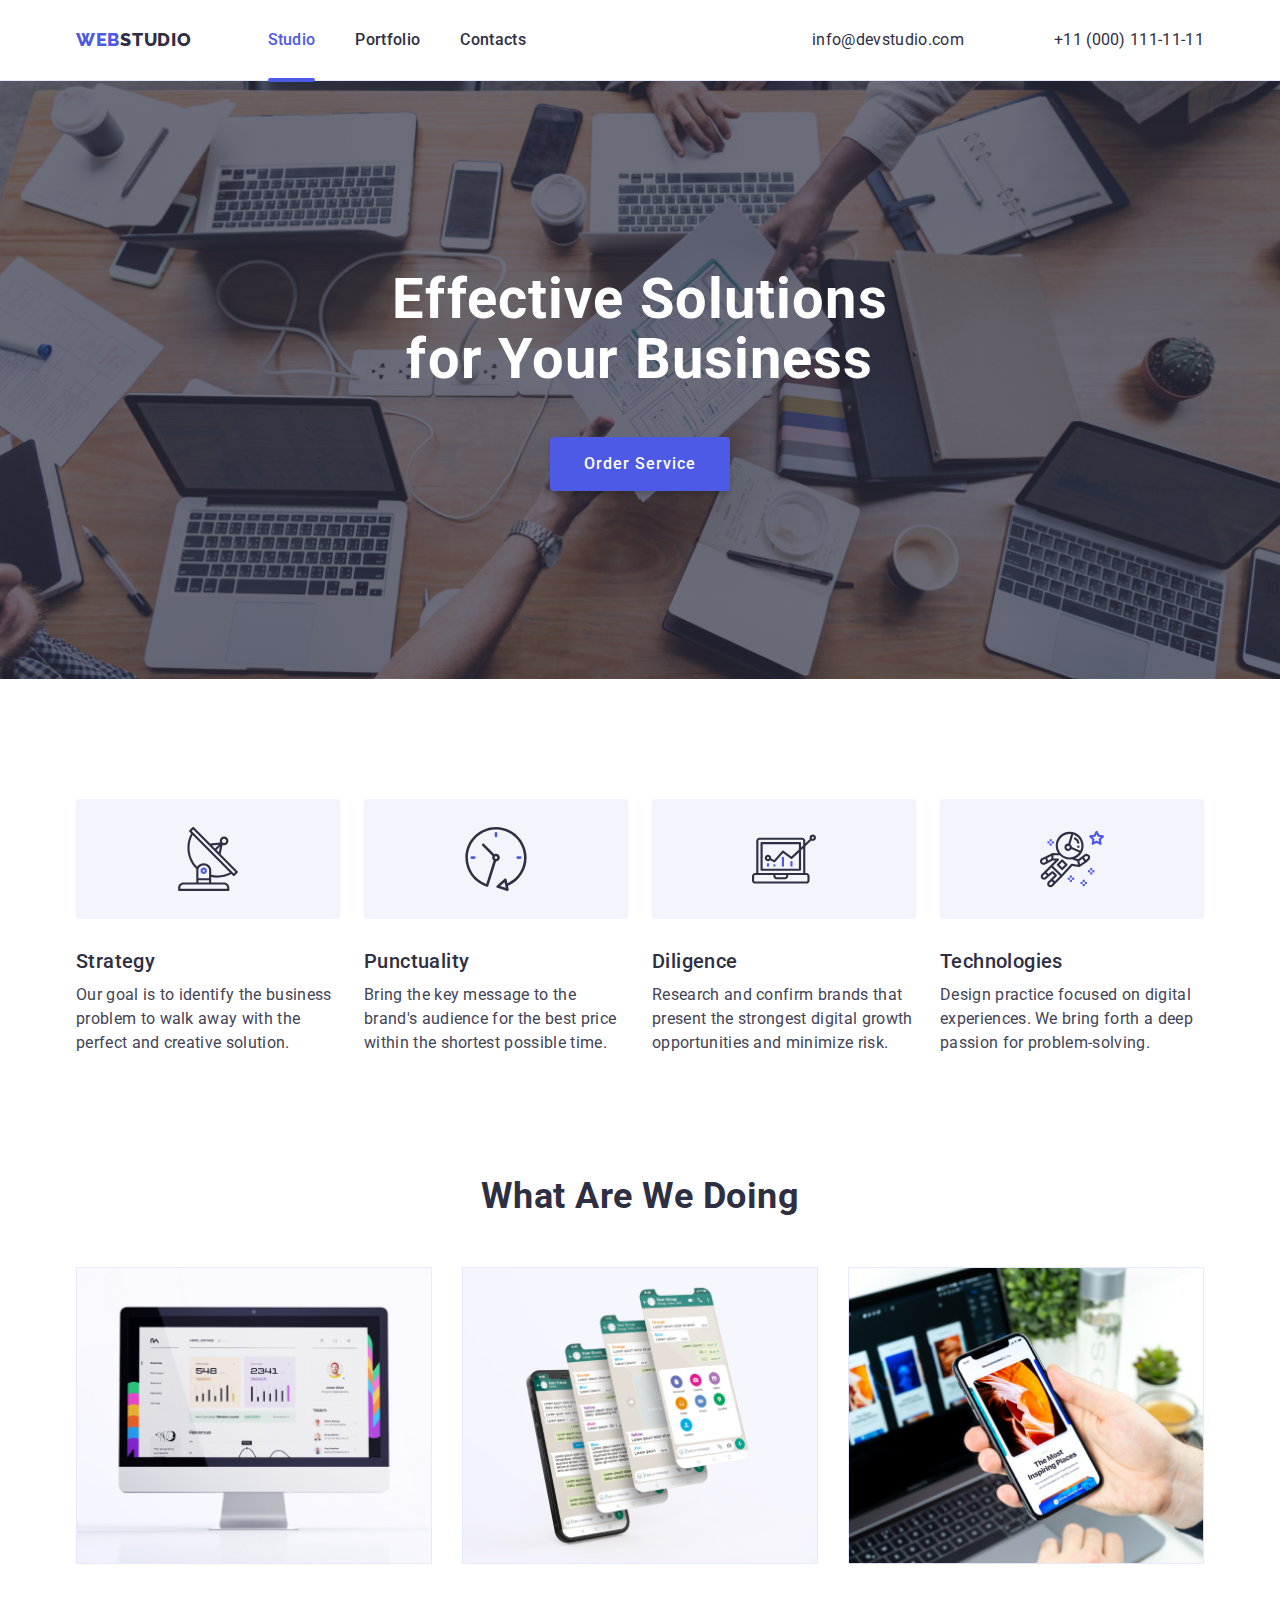
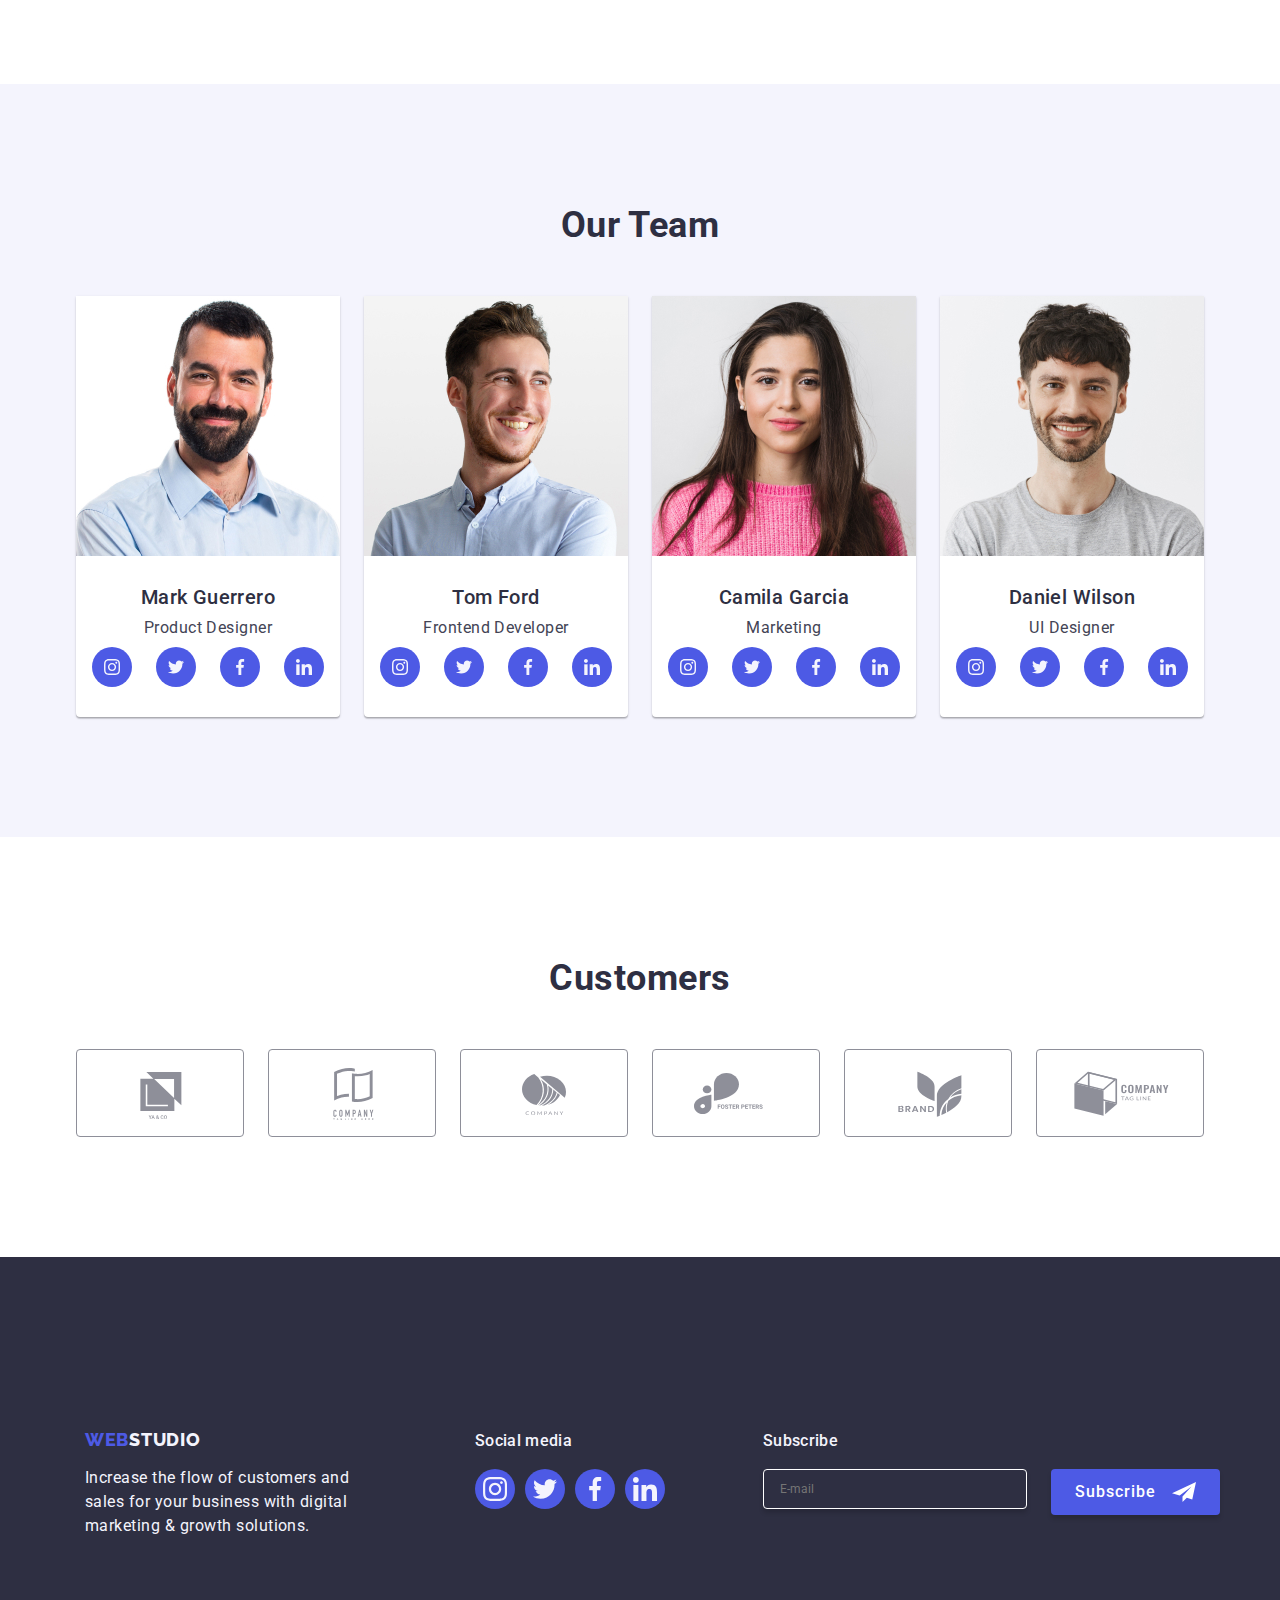
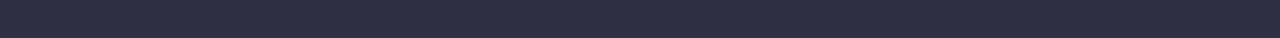
<file: index.html>
<!DOCTYPE html>
<html lang="en">
  <head>
    <meta charset="UTF-8" />
    <meta name="viewport" content="width=device-width, initial-scale=1.0" />
    <title>Studio</title>

    <!-- Fonts -->
    <link rel="preconnect" href="https://fonts.googleapis.com " />
    <link rel="preconnect" href="https://fonts.gstatic.com " crossorigin />
    <link
      href="https://fonts.googleapis.com/css2?family=Raleway:wght@800&family=Roboto:wght@400;500;700;900&display=swap"
      rel="stylesheet"
    />

    <!-- CSS Normalizer -->
    <link
      rel="stylesheet"
      href="https://cdnjs.cloudflare.com/ajax/libs/modern-normalize/1.0.0/modern-normalize.min.css"
    />
    <!-- CSS -->
    <link rel="stylesheet" href="./css/styles.css" />
  </head>

  <!-- Body -->
  <body>
    <!-- Header -->
    <header class="page-header">
      <div class="container menu">
        <nav class="navigation">
          <a class="logo-link" href="./index.html"
            ><span class="logo">WEB</span><span class="studio">STUDIO</span>
          </a>

          <ul class="nav-menu list">
            <li class="nav-menu-item">
              <a class="page current link" href="./index.html">Studio</a>
            </li>
            <li class="nav-menu-item">
              <a class="page link" href="./portfolio.html">Portfolio</a>
            </li>
            <li class="nav-menu-item">
              <a class="page link" href="#">Contacts</a>
            </li>
          </ul>
        </nav>
        <ul class="contacts-menu list">
          <li class="item">
            <a class="contacts link" 
            href="mailto:info@devstudio.com" 
            target="blank" 
            rel="noopener noreferrer"
              >info@devstudio.com</a>
          </li>
          <li class="item">
            <a class="contacts link" 
            href="tel:+110001111111"  
            target="blank" 
            rel="noopener noreferrer"
              >+11 (000) 111-11-11</a>
          </li>
        </ul>

        <button
          class="menu-toggle js-open-menu"
          aria-expanded="false"
          aria-controls="mobile-menu"
        >
          <svg class="menu-icon" width="32" height="32">
            <use href="./images/icons.svg#hamburger-open"></use>
          </svg>
        </button>
        <div class="menu-container js-menu-container" id="mobile-menu">
          <button class="menu-toggle hamburger-close-button js-close-menu">
            <svg class="menu-icon" width="24" height="24">
              <use href="./images/icons.svg#hamburger-close"></use>
            </svg>
          </button>
          <ul class="hamburger-menu-list list">
            <li class="hamburger-menu-item">
              <a href="./index.html" class="hamburger-menu-link link menu-active"
                >Studio</a
              >
            </li>
            <li class="hamburger-menu-item">
              <a href="./portfolio.html" class="hamburger-menu-link link"
                >Portfolio</a
              >
            </li>
            <li class="hamburger-menu-item">
              <a href="#" class="hamburger-menu-link link">Contacts</a>
            </li>
          </ul>
          <div class="hamburger-wrapper">
            <address class="hamburger-address">
            <ul class="hamburger-address-list list">
              <li class="hamburger-address-item">
              <a
                href="tel:+110001111111"
                class="hamburger-address-link highlight link"
                target="_blank"
                rel="noopener noreferrer"
                >+11 (000) 111-11-11</a
              >
              </li>
              <li class="hamburger-address-item">
              <a
                href="mailto:info@devstudio.com"
                class="hamburger-address-link link"
                target="_blank"
                rel="noopener noreferrer"
                >info@devstudio.com</a
              >
              </li>
            </ul>
            </address>
          
            <ul class="hamburger-social-list list">
            <li class="hamburger-social-item">
              <a class="hamburger-social-link link"
                href="https://www.instagram.com/"
                target="_blank"
                rel="noopener noreferrer">
                <svg class="hamburger-social-icon" width="16" height="16">
                <use href="./images/icons.svg#icon-instagram"></use></svg>
              </a>
            </li>
            <li class="hamburger-social-item">
                <a
                href="https://www.twitter.com/"
                target="_blank"
                rel="noopener noreferrer"
                class="hamburger-social-link link"
                ><svg class="hamburger-social-icon" width="16" height="16">
                  <use href="./images/icons.svg#icon-twitter"></use></svg
              ></a>
            </li>
            <li class="hamburger-social-item">
              <a
                href="https://www.facebook.com/"
                target="_blank"
                rel="noopener noreferrer"
                class="hamburger-social-link link"
                ><svg class="hamburger-social-icon" width="16" height="16">
                  <use href="./images/icons.svg#icon-facebook"></use></svg
              ></a>
            </li>
            <li class="hamburger-social-item">
              <a
                href="https://www.linkedin.com/"
                target="_blank"
                rel="noopener noreferrer"
                class="hamburger-social-link link"
                ><svg class="hamburger-social-icon" width="16" height="16">
                  <use href="./images/icons.svg#icon-linkedin"></use></svg>
                </a>
            </li>
            </ul>
          </div>
        </div>
      </div>
    </header>

    <!-- Main -->
    <main>
      <!-- Hero section-->
      <section class="hero">
        <div class="container">
          <h1 class="hero-title">
            Effective Solutions <br />for Your Business
          </h1>
          <button class="button primary" type="button" data-modal-open>
            Order Service
          </button>
        </div>
      </section>

      <!-- Benefits section-->
      <section class="section">
        <div class="container">
          <ul class="benefits list">
            <li class="item">
              <div class="icon">
                <svg class="antenna" width="64" height="64">
                  <use href="./images/icons.svg#icon-antenna"></use>
                </svg>
              </div>
              <div></div>
              <h3 class="benefits-title">Strategy</h3>
              <p class="description">
                Our goal is to identify the business problem to walk away with the perfect and creative solution.
              </p>
            </li>
            <li class="item">
              <div class="icon">
                <svg class="antenna" width="64" height="64">
                  <use href="./images/icons.svg#icon-clock"></use>
                </svg>
              </div>
              <h3 class="benefits-title">Punctuality</h3>
              <p class="description">
                Bring the key message to the brand's audience for the best price within the shortest possible time.
              </p>
            </li>
            <li class="item">
              <div class="icon">
                <svg class="antenna" width="64" height="64">
                  <use href="./images/icons.svg#icon-diagram"></use>
                </svg>
              </div>
              <h3 class="benefits-title">Diligence</h3>
              <p class="description">
                Research and confirm brands that present the strongest digital growth opportunities and minimize risk.
              </p>
            </li>
            <li class="item">
              <div class="icon">
                <svg class="antenna" width="64" height="64">
                  <use href="./images/icons.svg#icon-astronaut"></use>
                </svg>
              </div>
              <h3 class="benefits-title">Technologies</h3>
              <p class="description">
                Design practice focused on digital experiences. We bring forth a deep passion for problem-solving.
              </p>
            </li>
          </ul>
        </div>
      </section>

      <!-- What We Do section -->
      <section class="section no-top-padding">
        <div class="container">
          <h2 class="what-we-do section-title">What Are We Doing</h2>
          <ul class="what-we-do list">
            <li class="item">
              <img
                src="images/image-1.jpg"
                alt="iMac"
                width="360"
                height="300"
                class="image"
              />
            </li>
            <li class="item">
              <img
                src="images/image-2.jpg"
                alt="mobile phone with cascading screen images"
                width="360"
                height="300"
                class="image"
              />
            </li>
            <li class="item">
              <img
                src="images/image-3.jpg"
                alt="mobile phone on hand and laptop in the background"
                width="360"
                height="300"
                class="image"
              />
            </li>
          </ul>
        </div>
      </section>

      <!-- Team section -->
      <section class="section bg-team">
        <div class="container">
          <h2 class="section-title">Our Team</h2>
          <ul class="team list">
            <li class="team-card item">
              <img
                src="images/guerrero-m.jpg"
                alt="Mark Guerrero"
                width="264"
                height="260"
                class="image"
              />
              <h3 class="name">Mark Guerrero</h3>
              <p class="position">Product Designer</p>
              <ul class="social-team list">
                <li class="icon-item">
                  <a
                    class="link"
                    href="https://instagram.com"
                    target="_blank"
                    rel="noopener noreferrer"
                    aria-label="Link to Instagram"
                  >
                    <svg class="icon" width="16" height="16">
                      <use href="./images/icons.svg#icon-instagram"></use>
                    </svg>
                  </a>
                </li>
                <li class="icon-item">
                  <a
                    class="link"
                    href="https://twitter.com"
                    target="_blank"
                    rel="noopener noreferrer"
                    aria-label="Link to Twitter"
                  >
                    <svg class="icon" width="16" height="16">
                      <use href="./images/icons.svg#icon-twitter"></use>
                    </svg>
                  </a>
                </li>
                <li class="icon-item">
                  <a
                    class="link"
                    href="https://facebook.com"
                    target="_blank"
                    rel="noopener noreferrer"
                    aria-label="Link to Facebook"
                  >
                    <svg class="icon" width="16" height="16">
                      <use href="./images/icons.svg#icon-facebook"></use>
                    </svg>
                  </a>
                </li>
                <li class="icon-item">
                  <a
                    class="link"
                    href="https://linkedin.com"
                    target="_blank"
                    rel="noopener noreferrer"
                    aria-label="Link to LinkedIn"
                  >
                    <svg class="icon" width="16" height="16">
                      <use href="./images/icons.svg#icon-linkedin"></use>
                    </svg>
                  </a>
                </li>
              </ul>
            </li>
            <li class="team-card item">
              <img
                src="images/ford-t.jpg"
                alt="Tom Ford"
                width="264"
                height="260"
                class="image"
              />
              <h3 class="name">Tom Ford</h3>
              <p class="position">Frontend Developer</p>
              <ul class="social-team list">
                <li class="icon-item">
                  <a
                    class="link"
                    href="https://instagram.com"
                    target="_blank"
                    rel="noopener noreferrer"
                    aria-label="Link to Instagram"
                  >
                    <svg class="icon" width="16" height="16">
                      <use href="./images/icons.svg#icon-instagram"></use>
                    </svg>
                  </a>
                </li>
                <li class="icon-item">
                  <a
                    class="link"
                    href="https://twitter.com"
                    target="_blank"
                    rel="noopener noreferrer"
                    aria-label="Link to Twitter"
                  >
                    <svg class="icon" width="16" height="16">
                      <use href="./images/icons.svg#icon-twitter"></use>
                    </svg>
                  </a>
                </li>
                <li class="icon-item">
                  <a
                    class="link"
                    href="https://facebook.com"
                    target="_blank"
                    rel="noopener noreferrer"
                    aria-label="Link to Facebook"
                  >
                    <svg class="icon" width="16" height="16">
                      <use href="./images/icons.svg#icon-facebook"></use>
                    </svg>
                  </a>
                </li>
                <li class="icon-item">
                  <a
                    class="link"
                    href="https://linkedin.com"
                    target="_blank"
                    rel="noopener noreferrer"
                    aria-label="Link to LinkedIn"
                  >
                    <svg class="icon" width="16" height="16">
                      <use href="./images/icons.svg#icon-linkedin"></use>
                    </svg>
                  </a>
                </li>
              </ul>
            </li>
            <li class="team-card item">
              <img
                src="images/garcia-c.jpg"
                alt="camila Garcia"
                width="264"
                height="260"
                class="image"
              />
              <h3 class="name">Camila Garcia</h3>
              <p class="position">Marketing</p>
              <ul class="social-team list">
                <li class="icon-item">
                  <a
                    class="link"
                    href="https://instagram.com"
                    target="_blank"
                    rel="noopener noreferrer"
                    aria-label="Link to Instagram"
                  >
                    <svg class="icon" width="16" height="16">
                      <use href="./images/icons.svg#icon-instagram"></use>
                    </svg>
                  </a>
                </li>
                <li class="icon-item">
                  <a
                    class="link"
                    href="https://twitter.com"
                    target="_blank"
                    rel="noopener noreferrer"
                    aria-label="Link to Twitter"
                  >
                    <svg class="icon" width="16" height="16">
                      <use href="./images/icons.svg#icon-twitter"></use>
                    </svg>
                  </a>
                </li>
                <li class="icon-item">
                  <a
                    class="link"
                    href="https://facebook.com"
                    target="_blank"
                    rel="noopener noreferrer"
                    aria-label="Link to Facebook"
                  >
                    <svg class="icon" width="16" height="16">
                      <use href="./images/icons.svg#icon-facebook"></use>
                    </svg>
                  </a>
                </li>
                <li class="icon-item">
                  <a
                    class="link"
                    href="https://linkedin.com"
                    target="_blank"
                    rel="noopener noreferrer"
                    aria-label="Link to LinkedIn"
                  >
                    <svg class="icon" width="16" height="16">
                      <use href="./images/icons.svg#icon-linkedin"></use>
                    </svg>
                  </a>
                </li>
              </ul>
            </li>
            <li class="team-card item">
              <img
                src="images/wilson-d.jpg"
                alt="Daniel Wilson"
                width="264"
                height="260"
                class="image"
              />
              <h3 class="name">Daniel Wilson</h3>
              <p class="position">UI Designer</p>
              <ul class="social-team list">
                <li class="icon-item">
                  <a
                    class="link"
                    href="https://instagram.com"
                    target="_blank"
                    rel="noopener noreferrer"
                    aria-label="Link to Instagram"
                  >
                    <svg class="icon" width="16" height="16">
                      <use href="./images/icons.svg#icon-instagram"></use>
                    </svg>
                  </a>
                </li>
                <li class="icon-item">
                  <a
                    class="link"
                    href="https://twitter.com"
                    target="_blank"
                    rel="noopener noreferrer"
                    aria-label="Link to Twitter"
                  >
                    <svg class="icon" width="16" height="16">
                      <use href="./images/icons.svg#icon-twitter"></use>
                    </svg>
                  </a>
                </li>
                <li class="icon-item">
                  <a
                    class="link"
                    href="https://facebook.com"
                    target="_blank"
                    rel="noopener noreferrer"
                    aria-label="Link to Facebook"
                  >
                    <svg class="icon" width="16" height="16">
                      <use href="./images/icons.svg#icon-facebook"></use>
                    </svg>
                  </a>
                </li>
                <li class="icon-item">
                  <a
                    class="link"
                    href="https://linkedin.com"
                    target="_blank"
                    rel="noopener noreferrer"
                    aria-label="Link to LinkedIn"
                  >
                    <svg class="icon" width="16" height="16">
                      <use href="./images/icons.svg#icon-linkedin"></use>
                    </svg>
                  </a>
                </li>
              </ul>
            </li>
          </ul>
        </div> 
      </section>

      <!-- Customers section -->
      <section class="section">
        <div class="container">
          <h2 class="section-title">Customers</h2>
          <ul class="partners list">
            <li class="item">
              <a class="link" href="" aria-label="Client1">
                <svg class="icon" width="104" height="56">
                  <use href="./images/icons.svg#icon-client1"></use>
                </svg>
              </a>
            </li>
            <li class="item">
              <a class="link" href="" aria-label="Client2">
                <svg class="icon" width="104" height="56">
                  <use href="./images/icons.svg#icon-client2"></use>
                </svg>
              </a>
            </li>
            <li class="item">
              <a class="link" href="" aria-label="Client3">
                <svg class="icon" width="104" height="56">
                  <use href="./images/icons.svg#icon-client3"></use>
                </svg>
              </a>
            </li>
            <li class="item">
              <a class="link" href="" aria-label="Client4">
                <svg class="icon" width="84" height="41">
                  <use href="./images/icons.svg#icon-client4"></use>
                </svg>
              </a>
            </li>
            <li class="item">
              <a class="link" href="" aria-label="Client5">
                <svg class="icon" width="104" height="56">
                  <use href="./images/icons.svg#icon-client5"></use>
                </svg>
              </a>
            </li>
            <li class="item">
              <a class="link" href="" aria-label="Client6">
                <svg class="icon" width="104" height="56">
                  <use href="./images/icons.svg#icon-client6"></use>
                </svg>
              </a>
            </li>
          </ul>
        </div>
      </section>
    </main>

    <!-- Footer -->
    <footer class="page-footer">
      <div class="container footer-container">
        <!-- Main Footer -->
        <div class="footer">
          <!-- Footer Section 1 -->
          <div class="footer-address">
            <a class="logo-link" href="./index.html">
              <span class="logo">WEB</span
              ><span class="studio-footer">STUDIO</span>
            </a>
            <p class="footer-description">
              Increase the flow of customers and <br />sales for your business
              with digital <br />marketing & growth solutions.
            </p>
          </div>

          <!-- Footer Section 2 -->
          <div class="footer-block">
            <b class="footer-heading">Social media</b>
            <ul class="social-footer list">
              <li class="icon-item">
                <a  
                  class="link"
                  href="https://instagram.com"
                  target="_blank"
                  rel="noopener noreferrer"
                  aria-label="Link to Instagram"
                >
                  <svg class="icon" width="24" height="24">
                    <use href="./images/icons.svg#icon-instagram"></use>
                  </svg>
                </a>
              </li>
              <li class="icon-item">
                <a
                  class="link"
                  href="https://twitter.com"
                  target="_blank"
                  rel="noopener noreferrer"
                  aria-label="Link to Twitter"
                >
                  <svg class="icon" width="16" height="16">
                    <use href="./images/icons.svg#icon-twitter"></use>
                  </svg>
                </a>
              </li>
              <li class="icon-item">
                <a
                  class="link"
                  href="https://facebook.com"
                  target="_blank"
                  rel="noopener noreferrer"
                  aria-label="Link to Facebook"
                >
                  <svg class="icon" width="16" height="16">
                    <use href="./images/icons.svg#icon-facebook"></use>
                  </svg>
                </a>
              </li>
              <li class="icon-item">
                <a
                  class="link"
                  href="https://linkedin.com"
                  target="_blank"
                  rel="noopener noreferrer"
                  aria-label="Link to LinkedIn"
                >
                  <svg class="icon" width="16" height="16">
                    <use href="./images/icons.svg#icon-linkedin"></use>
                  </svg>
                </a>
              </li>
            </ul>
          </div>

          <!-- Footer Section 3 -->
          <div class="footer-subscribe">
            <b class="footer-heading">Subscribe</b> 
            <form 
              class="form-footer-subscribe" 
              name="subscribe-form" 
              autocomplete="on">
              <label>
                <input
                  class="field-email"
                  type="email"
                  name="email"
                  placeholder="E-mail" required
                />
              </label>
              <button class="button subscribe" type="submit">
                Subscribe
                <svg class="subs-icon" width="24" height="24">
                  <use href="./images/icons.svg#icon-send"></use>
                </svg>
              </button>
            </form>
          </div>
        </div>
      </div>
    </footer>

    <!-- MODAL -->
    <div class="backdrop is-hidden" data-modal>
      <div class="modal">
        <button class="modal-close" type="button" data-modal-close>
          <svg class="modal-close-icon" width="8" height="8">
            <use href="./images/icons.svg#icon-close"></use>
          </svg>
        </button>
        <p class="form-caption">
          Leave your contacts and we will call you back
        </p>
        <form name="contact-form">
          <label class="contact-field">
            <span class="contact-label">Name</span>
            <input class="contact-input" type="text" name="user-name" required />
            <svg class="contact-icon" width="18" height="18">
            <use href="./images/icons.svg#icon-person"></use>
          </svg>
          </label>
          <label class="contact-field">
            <span class="contact-label">Phone</span>
            <input class="contact-input" type="tel" name="user-phone" required />
            <svg class="contact-icon" width="18" height="24">
            <use href="./images/icons.svg#icon-phone"></use>
          </svg>
          </label>
          <label class="contact-field">
            <span class="contact-label">Email</span>
            <input class="contact-input" type="email" name="user-email" required />
            <svg class="contact-icon" width="18" height="24">
            <use href="./images/icons.svg#icon-mail"></use>
          </svg>
          </label>
          <label class="contact-field">
            <span class="contact-label">Comment</span>
            <textarea
              class="contact-textarea"
              name="user-comment"
              rows="8"
              placeholder="Text input"
            ></textarea>
          </label>
          <label class="contact-terms">            
            <input class="contact-checkbox visually-hidden" type="checkbox"
              name="user-terms" checked required></input>
            <svg class="check-icon" width="16" height="16">
            <use href="./images/icons.svg#icon-check"></use></svg>
            <span>I accept the terms and conditions of the <a class="" href="">Privacy Policy</a></span>
          </label>
          <button class="button contact" type="submit" data-modal-open>
            Send
          </button>
        </form>
      </div>
    </div>

    <!-- HAMBURGER MENU script -->
    <script src="./js/mobile-menu.js"></script>

    <!-- MODAL script -->
    <script src="./js/modal.js"></script>
    
  </body>
</html>
</file>
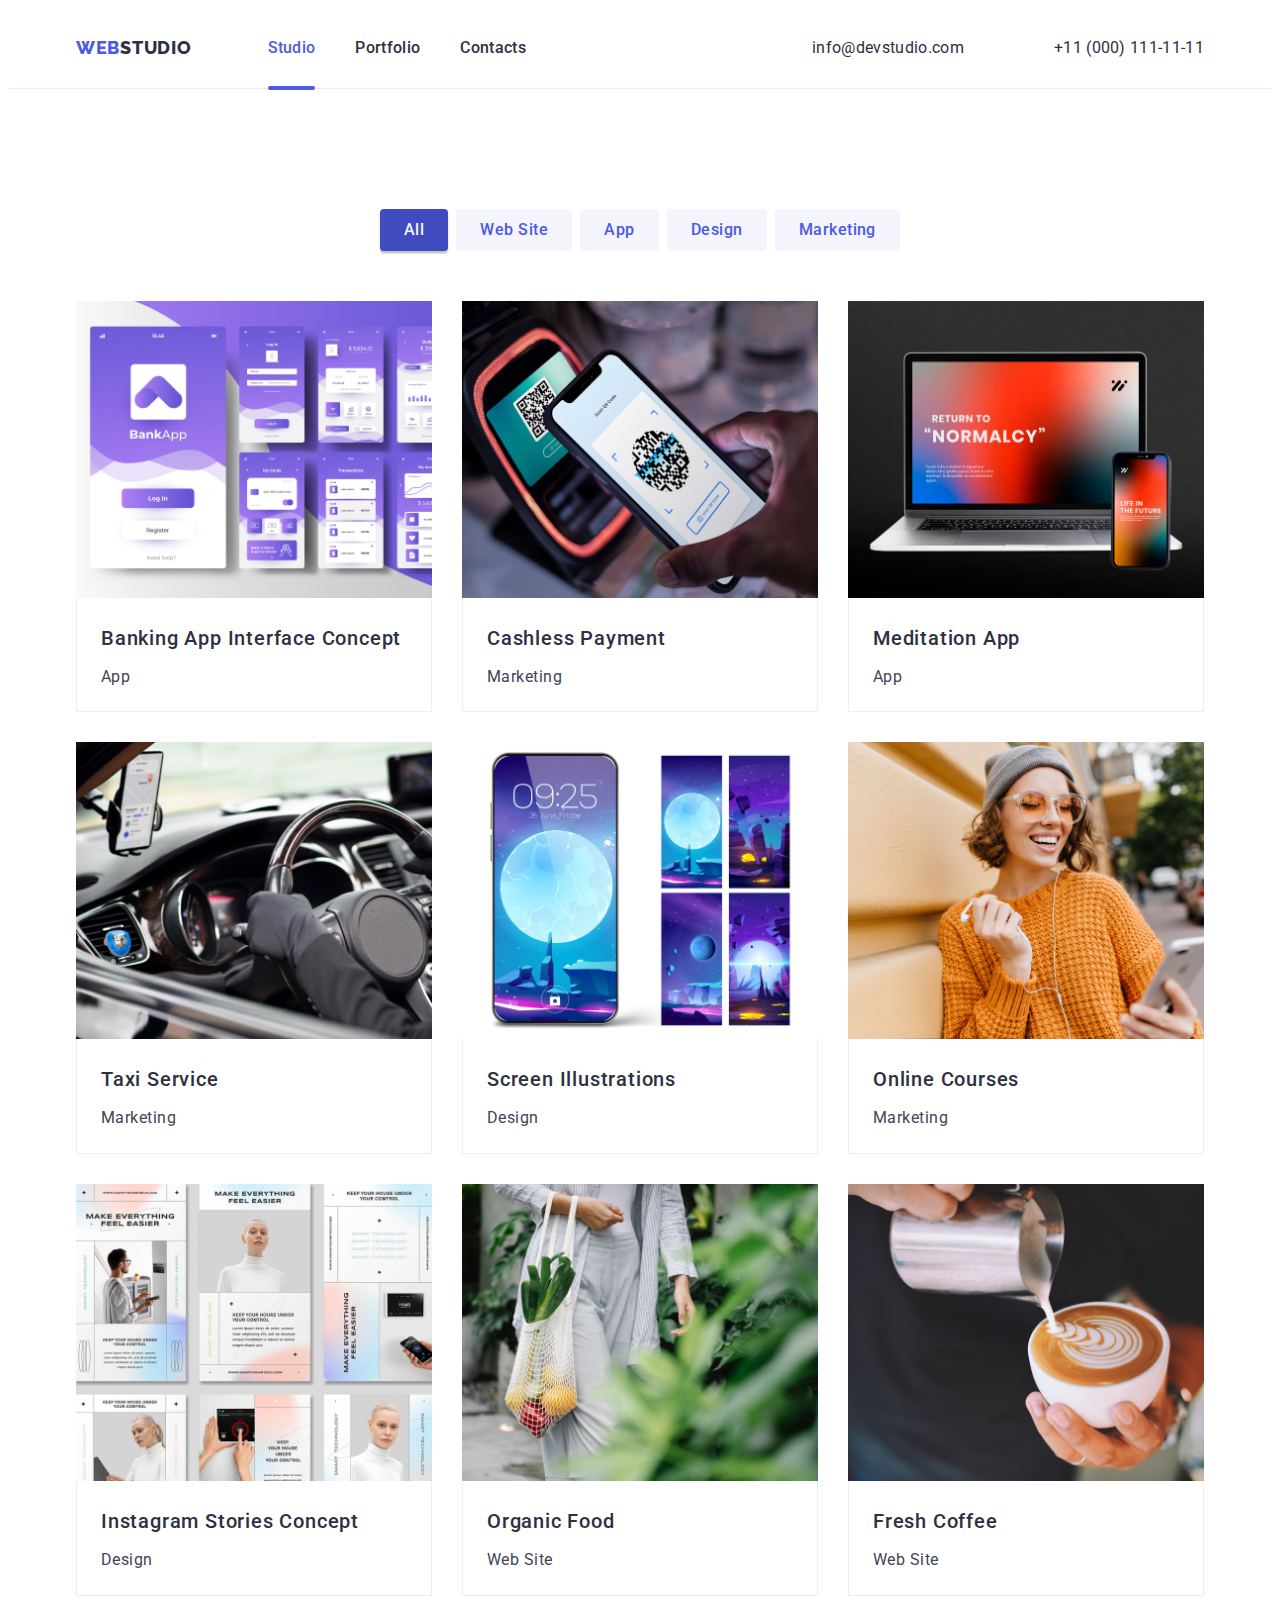
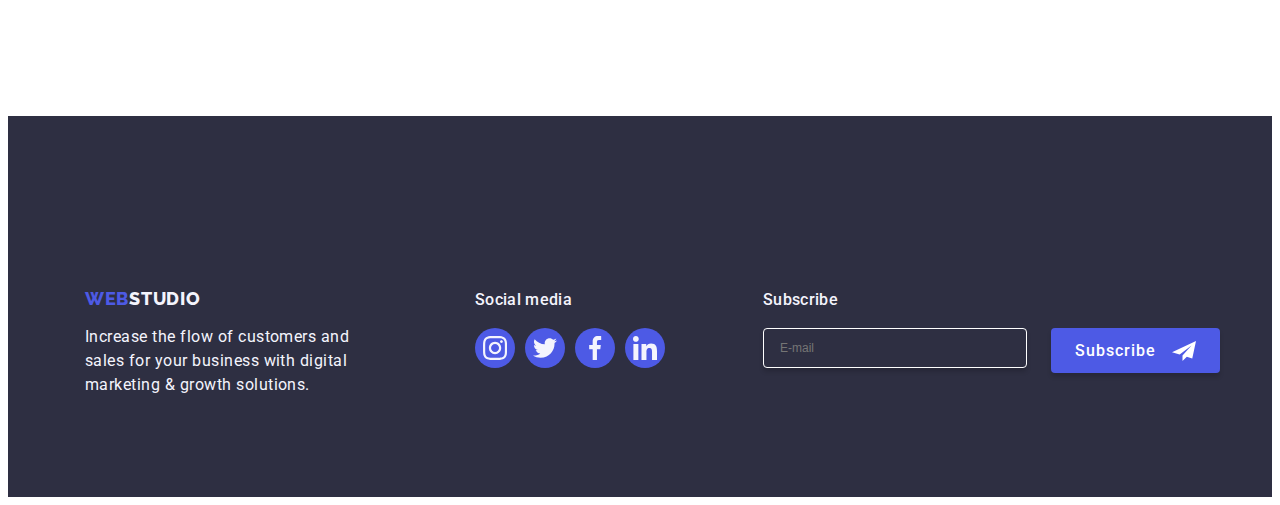
<file: portfolio.html>
<!DOCTYPE html>
<html lang="en">
  <head>
    <meta charset="UTF-8" />
    <meta name="viewport" content="width=device-width, initial-scale=1.0" />
    <title>Portfolio</title>

    <!-- Fonts -->
    <link
      href="https://fonts.googleapis.com/css2?family=Raleway:wght@800&family=Roboto:wght@400;500;700;900&display=swap"
      rel="stylesheet"
    />
    <link rel="preconnect" href="https://fonts.googleapis.com " />
    <link rel="preconnect" href="https://fonts.gstatic.com " crossorigin />
    <!-- CSS -->
    <link rel="stylesheet" href="./css/styles.css" />
  </head>

  <!-- Body -->
  <body>
    <!-- Header -->
    <header class="page-header">
      <div class="container menu">
        <nav class="navigation">
          <a class="logo-link" href="./index.html"
            ><span class="logo">WEB</span><span class="studio">STUDIO</span>
          </a>

          <ul class="nav-menu list">
            <li class="nav-menu-item">
              <a class="page current link" href="./index.html">Studio</a>
            </li>
            <li class="nav-menu-item">
              <a class="page link" href="./portfolio.html">Portfolio</a>
            </li>
            <li class="nav-menu-item">
              <a class="page link" href="#">Contacts</a>
            </li>
          </ul>
        </nav>
        <ul class="contacts-menu list">
          <li class="item">
            <a
              class="contacts link"
              href="mailto:info@devstudio.com"
              target="blank"
              rel="noopener noreferrer"
              >info@devstudio.com</a
            >
          </li>
          <li class="item">
            <a
              class="contacts link"
              href="tel:+110001111111"
              target="blank"
              rel="noopener noreferrer"
              >+11 (000) 111-11-11</a
            >
          </li>
        </ul>

        <button
          class="menu-toggle js-open-menu"
          aria-expanded="false"
          aria-controls="mobile-menu"
        >
          <svg class="menu-icon" width="32" height="32">
            <use href="./images/icons.svg#hamburger-open"></use>
          </svg>
        </button>
        <div class="menu-container js-menu-container" id="mobile-menu">
          <button class="menu-toggle hamburger-close-button js-close-menu">
            <svg class="menu-icon" width="24" height="24">
              <use href="./images/icons.svg#hamburger-close"></use>
            </svg>
          </button>
          <ul class="hamburger-menu-list list">
            <li class="hamburger-menu-item">
              <a
                href="./index.html"
                class="hamburger-menu-link link menu-active"
                >Studio</a
              >
            </li>
            <li class="hamburger-menu-item">
              <a href="./portfolio.html" class="hamburger-menu-link link"
                >Portfolio</a
              >
            </li>
            <li class="hamburger-menu-item">
              <a href="#" class="hamburger-menu-link link">Contacts</a>
            </li>
          </ul>
          <div class="hamburger-wrapper">
            <address class="hamburger-address">
              <ul class="hamburger-address-list list">
                <li class="hamburger-address-item">
                  <a
                    href="tel:+110001111111"
                    class="hamburger-address-link highlight link"
                    target="_blank"
                    rel="noopener noreferrer"
                    >+11 (000) 111-11-11</a
                  >
                </li>
                <li class="hamburger-address-item">
                  <a
                    href="mailto:info@devstudio.com"
                    class="hamburger-address-link link"
                    target="_blank"
                    rel="noopener noreferrer"
                    >info@devstudio.com</a
                  >
                </li>
              </ul>
            </address>

            <ul class="hamburger-social-list list">
              <li class="hamburger-social-item">
                <a
                  class="hamburger-social-link link"
                  href="https://www.instagram.com/"
                  target="_blank"
                  rel="noopener noreferrer"
                >
                  <svg class="hamburger-social-icon" width="16" height="16">
                    <use href="./images/icons.svg#icon-instagram"></use>
                  </svg>
                </a>
              </li>
              <li class="hamburger-social-item">
                <a
                  href="https://www.twitter.com/"
                  target="_blank"
                  rel="noopener noreferrer"
                  class="hamburger-social-link link"
                  ><svg class="hamburger-social-icon" width="16" height="16">
                    <use href="./images/icons.svg#icon-twitter"></use></svg
                ></a>
              </li>
              <li class="hamburger-social-item">
                <a
                  href="https://www.facebook.com/"
                  target="_blank"
                  rel="noopener noreferrer"
                  class="hamburger-social-link link"
                  ><svg class="hamburger-social-icon" width="16" height="16">
                    <use href="./images/icons.svg#icon-facebook"></use></svg
                ></a>
              </li>
              <li class="hamburger-social-item">
                <a
                  href="https://www.linkedin.com/"
                  target="_blank"
                  rel="noopener noreferrer"
                  class="hamburger-social-link link"
                  ><svg class="hamburger-social-icon" width="16" height="16">
                    <use href="./images/icons.svg#icon-linkedin"></use>
                  </svg>
                </a>
              </li>
            </ul>
          </div>
        </div>
      </div>
    </header>

    <!-- Main -->
    <main>
      <!-- Section 1-->
      <section class="section">
        <div class="container">
          <!-- Filters -->
          <ul class="filters list">
            <li class="space">
              <button class="button filter current" type="button">All</button>
            </li>
            <li class="space">
              <button class="button filter" type="button">Web Site</button>
            </li>
            <li class="space">
              <button class="button filter" type="button">App</button>
            </li>
            <li class="space">
              <button class="button filter" type="button">Design</button>
            </li>
            <li class="space">
              <button class="button filter" type="button">Marketing</button>
            </li>
          </ul>

          <!-- Projects -->
          <ul class="projects list">
            <li class="project-card">
              <a href="" class="project link">
                <div class="projects-cover-wrap">
                  <img
                    src="./images/banking.jpg"
                    alt="banking app screenshots"
                    width="360"
                    height="300"
                    class="image"
                  />
                  <p class="projects-cover-text">
                    14 Stylish and User-Friendly App Design Concepts · Task
                    Manager App · Calorie Tracker App · Exotic Fruit Ecommerce
                    App · Cloud Storage App
                  </p>
                </div>
                <div class="substrate">
                  <h2 class="name">Banking App Interface Concept</h2>
                  <p class="type">App</p>
                </div>
              </a>
            </li>
            <li class="project-card">
              <a href="" class="project link">
                <div class="projects-cover-wrap">
                  <img
                    src="./images/cashless.jpg"
                    alt="mobile scanning qr code"
                    width="360"
                    height="300"
                    class="image"
                  />
                  <p class="projects-cover-text">
                    14 Stylish and User-Friendly App Design Concepts · Task
                    Manager App · Calorie Tracker App · Exotic Fruit Ecommerce
                    App · Cloud Storage App
                  </p>
                </div>
                <div class="substrate">
                  <h2 class="name">Cashless Payment</h2>
                  <p class="type">Marketing</p>
                </div>
              </a>
            </li>
            <li class="project-card">
              <a href="" class="project link">
                <div class="projects-cover-wrap">
                  <img
                    src="./images/meditation.jpg"
                    alt="mobile with laptop at the background"
                    width="360"
                    height="300"
                    class="image"
                  />
                  <p class="projects-cover-text">
                    14 Stylish and User-Friendly App Design Concepts · Task
                    Manager App · Calorie Tracker App · Exotic Fruit Ecommerce
                    App · Cloud Storage App
                  </p>
                </div>
                <div class="substrate">
                  <h2 class="name">Meditation App</h2>
                  <p class="type">App</p>
                </div>
              </a>
            </li>
            <li class="project-card">
              <a href="" class="project link">
                <div class="projects-cover-wrap">
                  <img
                    src="./images/taxi.jpg"
                    alt="car dash with mobile GPS"
                    width="360"
                    height="300"
                    class="image"
                  />
                  <p class="projects-cover-text">
                    14 Stylish and User-Friendly App Design Concepts · Task
                    Manager App · Calorie Tracker App · Exotic Fruit Ecommerce
                    App · Cloud Storage App
                  </p>
                </div>
                <div class="substrate">
                  <h2 class="name">Taxi Service</h2>
                  <p class="type">Marketing</p>
                </div>
              </a>
            </li>
            <li class="project-card">
              <a href="" class="project link">
                <div class="projects-cover-wrap">
                  <img
                    src="./images/screen.jpg"
                    alt="mobile and wallpaper screenshots"
                    width="360"
                    height="300"
                    class="image"
                  />
                  <p class="projects-cover-text">
                    14 Stylish and User-Friendly App Design Concepts · Task
                    Manager App · Calorie Tracker App · Exotic Fruit Ecommerce
                    App · Cloud Storage App
                  </p>
                </div>
                <div class="substrate">
                  <h2 class="name">Screen Illustrations</h2>
                  <p class="type">Design</p>
                </div>
              </a>
            </li>
            <li class="project-card">
              <a href="" class="project link">
                <div class="projects-cover-wrap">
                  <img
                    src="./images/online.jpg"
                    alt="woman in orange dress holding mobile"
                    width="360"
                    height="300"
                    class="image"
                  />
                  <p class="projects-cover-text">
                    14 Stylish and User-Friendly App Design Concepts · Task
                    Manager App · Calorie Tracker App · Exotic Fruit Ecommerce
                    App · Cloud Storage App
                  </p>
                </div>
                <div class="substrate">
                  <h2 class="name">Online Courses</h2>
                  <p class="type">Marketing</p>
                </div>
              </a>
            </li>
            <li class="project-card">
              <a href="" class="project link">
                <div class="projects-cover-wrap">
                  <img
                    src="./images/stories.jpg"
                    alt="screenshots of instagram stories"
                    width="360"
                    height="300"
                    class="image"
                  />
                  <p class="projects-cover-text">
                    14 Stylish and User-Friendly App Design Concepts · Task
                    Manager App · Calorie Tracker App · Exotic Fruit Ecommerce
                    App · Cloud Storage App
                  </p>
                </div>
                <div class="substrate">
                  <h2 class="name">Instagram Stories Concept</h2>
                  <p class="type">Design</p>
                </div>
              </a>
            </li>
            <li class="project-card">
              <a href="" class="project link">
                <div class="projects-cover-wrap">
                  <img
                    src="./images/food.jpg"
                    alt="body of a woman holding fruits and veggies in a net bag"
                    width="360"
                    height="300"
                    class="image"
                  />
                  <p class="projects-cover-text">
                    14 Stylish and User-Friendly App Design Concepts · Task
                    Manager App · Calorie Tracker App · Exotic Fruit Ecommerce
                    App · Cloud Storage App
                  </p>
                </div>
                <div class="substrate">
                  <h2 class="name">Organic Food</h2>
                  <p class="type">Web Site</p>
                </div>
              </a>
            </li>
            <li class="project-card">
              <a href="" class="project link">
                <div class="projects-cover-wrap">
                  <img
                    src="./images/coffee.jpg"
                    alt="cup of coffee with design cream"
                    width="360"
                    height="300"
                    class="image"
                  />
                  <p class="projects-cover-text">
                    14 Stylish and User-Friendly App Design Concepts · Task
                    Manager App · Calorie Tracker App · Exotic Fruit Ecommerce
                    App · Cloud Storage App
                  </p>
                </div>
                <div class="substrate">
                  <h2 class="name">Fresh Coffee</h2>
                  <p class="type">Web Site</p>
                </div>
              </a>
            </li>
          </ul>
        </div>
      </section>
    </main>

    <!-- Footer -->
    <footer class="page-footer">
      <div class="container footer-container">
        <!-- Main Footer -->
        <div class="footer">
          <!-- Footer Section 1 -->
          <div class="footer-address">
            <a class="logo-link" href="./index.html">
              <span class="logo">WEB</span
              ><span class="studio-footer">STUDIO</span>
            </a>
            <p class="footer-description">
              Increase the flow of customers and <br />sales for your business
              with digital <br />marketing & growth solutions.
            </p>
          </div>

          <!-- Footer Section 2 -->
          <div class="footer-block">
            <b class="footer-heading">Social media</b>
            <ul class="social-footer list">
              <li class="icon-item">
                <a
                  class="link"
                  href="https://instagram.com"
                  target="_blank"
                  rel="noopener noreferrer"
                  aria-label="Link to Instagram"
                >
                  <svg class="icon" width="24" height="24">
                    <use href="./images/icons.svg#icon-instagram"></use>
                  </svg>
                </a>
              </li>
              <li class="icon-item">
                <a
                  class="link"
                  href="https://twitter.com"
                  target="_blank"
                  rel="noopener noreferrer"
                  aria-label="Link to Twitter"
                >
                  <svg class="icon" width="16" height="16">
                    <use href="./images/icons.svg#icon-twitter"></use>
                  </svg>
                </a>
              </li>
              <li class="icon-item">
                <a
                  class="link"
                  href="https://facebook.com"
                  target="_blank"
                  rel="noopener noreferrer"
                  aria-label="Link to Facebook"
                >
                  <svg class="icon" width="16" height="16">
                    <use href="./images/icons.svg#icon-facebook"></use>
                  </svg>
                </a>
              </li>
              <li class="icon-item">
                <a
                  class="link"
                  href="https://linkedin.com"
                  target="_blank"
                  rel="noopener noreferrer"
                  aria-label="Link to LinkedIn"
                >
                  <svg class="icon" width="16" height="16">
                    <use href="./images/icons.svg#icon-linkedin"></use>
                  </svg>
                </a>
              </li>
            </ul>
          </div>

          <!-- Footer Section 3 -->
          <div class="footer-subscribe">
            <b class="footer-heading">Subscribe</b>
            <form
              class="form-footer-subscribe"
              name="subscribe-form"
              autocomplete="on"
            >
              <label>
                <input
                  class="field-email"
                  type="email"
                  name="email"
                  placeholder="E-mail"
                  required
                />
              </label>
              <button class="button subscribe" type="submit">
                Subscribe
                <svg class="subs-icon" width="24" height="24">
                  <use href="./images/icons.svg#icon-send"></use>
                </svg>
              </button>
            </form>
          </div>
        </div>
      </div>
    </footer>

    <!-- HAMBURGER MENU script -->
    <script src="./js/mobile-menu.js"></script>
  </body>
</html>
</file>
<file: css/styles.css>
/* css variables */
:root {
  --iris: #4d5ae5;
  --navyblue: #2e2f42;
  --white: #ffff;
  --cloud: #f4f4fd;
  --cornflower: #e7e9fc;
  --ocean: #404bbf;
  --slate: #434455;
  --lightslate: #8e8f99;
  --green: #31d0aa;
  --grey: rgba(46, 47, 66, 0.7);
  --navyblue-modal: rgba(46, 47, 66, 0.4);
}

/* CSS RESET */
p,
h1,
h2,
h3,
h4,
h5,
h6 {
  margin: 0;
}

html {
  box-sizing: border-box;
}

*,
*::before,
*::after {
  box-sizing: inherit;
}

img {
  display: block;
  /* width: 100%; */
  max-width: 100%;
  height: auto;
}

body {
  font-family: "Roboto", sans-serif;
  font-size: 16px;
  letter-spacing: 0.03em;
  background-color: var(--white);
  color: var(--slate);
}

.list {
  list-style: none;
  padding: 0;
  margin: 0;
}

.link {
  text-decoration: none;
  color: inherit;
}

.section {
  padding: 96px 0;

  @media screen and (min-width: 1158px) {
    padding: 120px 0;
  }
}

.section.no-top-padding {
  padding-top: 0;
}

.container {
  width: 100%;
  padding: 0 15px;
  margin: 0 auto;

  @media screen and (min-width: 768px) {
    width: 768px;
  }

  @media screen and (min-width: 1158px) {
    width: 1158px;
  }
}

.visually-hidden {
  position: absolute;
  width: 1px;
  height: 1px;
  margin: -1px;
  border: 0;
  padding: 0;
  white-space: nowrap;
  clip-path: inset(100%);
  clip: rect(0 0 0 0);
  overflow: hidden;
}

/* PAGE HEADER section */
.page-header {
  border-bottom: 1px solid var(--cornflower);
}

.logo-link {
  font-family: "Raleway", sans-serif;
  font-size: 18px;
  font-weight: 800;
  line-height: 1.17;
  letter-spacing: 0.04em;
  text-decoration: none;
}

.logo {
  color: var(--iris);
}

.studio {
  color: var(--navyblue);
}

.menu {
  display: flex;
  align-items: center;
  justify-content: space-between;
  height: 70px;

  @media screen and (min-width: 768px) {
    height: 80px;
  }
}

.navigation {
  display: flex;
  align-items: center;
  justify-content: space-between;
}

.nav-menu {
  display: none;
  margin-left: 93px;
  font-weight: 500;
  font-size: 16px;
  line-height: 24px;
  letter-spacing: 0.02em;

  @media screen and (min-width: 768px) {
    display: flex;
    gap: 40px;
    margin-left: 120px;
  }

  @media screen and (min-width: 1158px) {
    margin-left: 76px;
  }
}

.contacts-menu {
  display: none;
  margin-left: auto;

  @media screen and (min-width: 768px) {
    display: flex;
    flex-direction: column;
    gap: 8px;
  }

  @media screen and (min-width: 1158px) {
    display: flex;
    flex-direction: row;
    gap: 40px;
  }
}

.nav-menu .page:hover,
.nav-menu .page:focus,
.nav-menu .page.current,
.contacts-menu .contacts.link:hover,
.contacts-menu .contacts.link:focus {
  color: var(--iris);
}

.page {
  position: relative;
}

.page::after {
  content: "";
  position: absolute;
  border-radius: 2px;
  height: 4px;
  width: 0;
  left: 0;
  bottom: -1px;
  transition: width 250ms ease-in-out, background-color 250ms ease-in-out;
}

.page:hover::after,
.page:focus::after {
  border: 2px solid var(--ocean);
  width: 100%;
  background-color: var(--ocean);
}

.page.current::after {
  content: "";
  position: absolute;
  left: 0;
  bottom: -1px;
  width: 100%;
  height: 4px;
  border-radius: 2px;
  border: 2px solid var(--iris);
  background-color: var(--iris);
}

.nav-menu .page,
.contacts-menu .contacts {
  color: var(--navyblue);
  font-size: 16px;
  text-decoration: none;
  font-weight: 500;
  line-height: 1.14;
  letter-spacing: 0.02em;
  display: block;
  padding-top: 32px;
  padding-bottom: 31px;
  transition: color 250ms cubic-bezier(0.4, 0, 0.2, 1);
}

.contacts-menu .contacts {
  font-weight: 400;
}

.contacts.link {
  padding: 24px 0;

  @media screen and (min-width: 768px) and (max-width: 1157px) {
    padding: 0;
    font-size: 12px;
  }
}

.nav-menu .item:not(:last-child) {
  margin-right: 50px;
}

.contacts-menu .item:not(:last-child) {
  margin-right: 50px;

  @media screen and (min-width: 768px) and (max-width: 1157px) {
    margin-right: 0;
  }
}

/* HAMBURGER MENU section */
.menu-toggle {
  display: flex;
  align-items: center;
  justify-content: center;
  margin-left: auto;
  padding: 0;
  background-color: transparent;
  cursor: pointer;
  border: none;
  border-radius: 50%;
  outline: none;
  color: var(--navyblue);

  @media screen and (min-width: 768px) {
    display: none;
  }
}

.menu-icon {
  fill: currentColor;
}

.menu-container {
  display: flex;
  flex-direction: column;
  justify-content: space-between;
  position: fixed;
  top: 0;
  left: 0;
  width: 100vw;
  height: 100vh;
  padding: 80px 40px 40px 40px;
  background-color: var(--white);
  z-index: 200;

  transform: translateX(100%);
  transition: transform 250ms cubic-bezier(0.4, 0, 0.2, 1);
}

.menu-container.is-open {
  transform: translateX(0);
}

.hamburger-close-button {
  position: absolute;
  top: 24px;
  right: 24px;
  padding: 0;
  width: 24px;
  height: 24px;
  background-color: var(--cornflower);
  color: var(--navyblue);
  border: 1px solid rgba(0, 0, 0, 0.1);
  border-radius: 15px;
  cursor: pointer;

  transition: background-color 250ms cubic-bezier(0.4, 0, 0.2, 1),
    color 250ms cubic-bezier(0.4, 0, 0.2, 1);
}

.hamburger-close-button:hover,
.hamburger-close-button:focus {
  background-color: var(--ocean);
  color: var(--white);
}

.hamburger-menu-list {
  display: flex;
  flex-direction: column;
  gap: 40px;
}

.hamburger-menu-item {
  color: var(--navyblue);
  font-size: 36px;
  font-weight: 700;
  line-height: 40px;
  letter-spacing: 0.72px;
}

.hamburger-menu-link {
  transition: color 250ms cubic-bezier(0.4, 0, 0.2, 1);
}

.hamburger-menu-link:hover,
.hamburger-menu-link:focus {
  color: var(--ocean);
}

.hamburger-menu-link.link.menu-active {
  color: var(--ocean);
}

.hamburger-wrapper {
  display: flex;
  flex-direction: column;
  gap: 48px;
}

.hamburger-address {
  color: var(--slate);
  font-size: 20px;
  font-style: normal;
  font-weight: 500;
  line-height: 24px;
  letter-spacing: 0.4px;
}

.hamburger-address-list {
  display: flex;
  flex-direction: column;
  gap: 40px;
}

.hamburger-address-link {
  color: inherit;
  transition: color 250ms cubic-bezier(0.4, 0, 0.2, 1);
}

.hamburger-address-link:hover,
.hamburger-address-link:focus {
  color: var(--ocean);
}

.highlight {
  color: var(--iris);
  font-size: 30px;
  font-weight: 700;
  line-height: 40px;
  letter-spacing: 0.72px;
}

.hamburger-social-list {
  display: flex;
  justify-content: space-between;
}

.hamburger-social-item {
  width: 40px;
  height: 40px;
}

.hamburger-social-link {
  width: 100%;
  height: 100%;
  color: var(--cloud);
  background-color: var(--iris);
  border-radius: 50%;
  display: flex;
  align-items: center;
  justify-content: center;
  transition: background-color 250ms cubic-bezier(0.4, 0, 0.2, 1);
}

.hamburger-social-icon {
  fill: currentColor;
  width: 16px;
  height: 16px;
}

.hamburger-social-link:hover,
.hamburger-social-link:focus {
  background-color: var(--ocean);
}

/* HERO section */
.hero {
  background-color: var(--navyblue);
  padding: 112px 0;
  /* height: 600px; */
  margin: 0 auto;
  text-align: center;
  background-image: linear-gradient(
      rgba(46, 47, 66, 0.7),
      rgba(46, 47, 66, 0.7)
    ),
    url(../images/hero-bg-m.jpg);
  background-repeat: no-repeat;
  background-position: center;
  background-size: cover;

  @media screen and (min-width: 768px) {
    padding: 112px 0;
    background-image: linear-gradient(
        rgba(46, 47, 66, 0.7),
        rgba(46, 47, 66, 0.7)
      ),
      url(../images/hero-bg-t.jpg);

    @media (min-device-pixel-ratio: 2),
      (min-resolution: 192dpi),
      (min-resolution: 2dppx) {
      background-image: linear-gradient(
          rgba(46, 47, 66, 0.7),
          rgba(46, 47, 66, 0.7)
        ),
        url(../images/hero-bg-t@2x.jpg);
    }
  }

  @media screen and (min-width: 1158px) {
    padding: 188px 0;
    background-image: linear-gradient(
        rgba(46, 47, 66, 0.7),
        rgba(46, 47, 66, 0.7)
      ),
      url(../images/hero-bg-d.jpg);
    /* background-size: 1440px, 1440px; */

    @media (min-device-pixel-ratio: 2),
      (min-resolution: 192dpi),
      (min-resolution: 2dppx) {
      background-image: linear-gradient(
          rgba(46, 47, 66, 0.7),
          rgba(46, 47, 66, 0.7)
        ),
        url(../images/hero-bg-d@2x.jpg);
    }
  }
}

.hero-title {
  color: var(--white);
  font-size: 36px;
  font-weight: 700;
  letter-spacing: 0.04em;
  text-align: center;
  line-height: 1.07;
  margin-bottom: 30px;
  display: flex;
  flex-direction: column;
  margin-bottom: 48px;

  @media screen and (min-width: 768px) {
    font-size: 56px;
    line-height: 60px;
    letter-spacing: 1.12px;
  }
}

.button {
  border-color: transparent;
  font-family: inherit;
  font-size: 16px;
  font-weight: 500;
  line-height: 1.5;
  letter-spacing: 0.03em;
  border-radius: 4px;
  cursor: pointer;
}

.button.primary,
.button.contact {
  color: white;
  background-color: var(--iris);
  line-height: 1.87;
  letter-spacing: 0.06em;
  padding: 10px 32px;
  box-shadow: 0px 4px 4px rgba(0, 0, 0, 0.15);
  transition: background-color 250ms cubic-bezier(0.4, 0, 0.2, 1);
}

.button.primary:hover,
.button.primary:focus,
.button.contact:hover,
.button.contact:focus {
  background-color: var(--ocean);
  box-shadow: 0px 3px 1px rgba(0, 0, 0, 0.1), 0px 1px 2px rgba(0, 0, 0, 0.08),
    0px 2px 2px rgba(0, 0, 0, 0.12);
}

/* BENEFITS section */
.benefits.list {
  display: flex;
  flex-wrap: wrap;
  flex-direction: column;
  gap: 72px;
  /* margin-left: -30px;
  margin-top: -30px; */

  @media screen and (min-width: 768px) {
    flex-direction: row;
    justify-content: center;
    gap: 72px 24px;
  }

  @media screen and (min-width: 1158px) {
    flex-wrap: nowrap;
    gap: 24px;
  }
}

.benefits .item {
  /* margin-left: 30px;
  margin-top: 30px; */
  /* display: flex; */
  margin: 0;

  @media screen and (min-width: 768px) {
    flex-basis: calc(100% / 2 - 30px);
  }

  @media screen and (min-width: 1158px) {
    flex-basis: calc(100% / 4 - 30px);
  }
}

.antenna {
  width: 64px;
  height: 64px;
}

.benefits.list .icon {
  display: none;

  @media screen and (min-width: 1158px) {
    width: 264px;
    height: 120px;
    margin-bottom: 30px;
    display: flex;
    align-items: center;
    justify-content: center;
    background-color: var(--cloud);
    border-radius: 4px;
  }
}

.benefits-title {
  font-size: 36px;
  text-align: center;
  font-weight: 500;
  color: var(--navyblue);
  line-height: 1.14;
  margin-bottom: 10px;

  @media screen and (min-width: 768px) {
    text-align: left;
    font-weight: 700;
    font-size: 36px;
    line-height: 40px;
    letter-spacing: 0.72px;
  }

  @media screen and (min-width: 1158px) {
    text-align: left;
    font-weight: 500;
    font-size: 20px;
    line-height: 24px;
    letter-spacing: 0.4px;
  }
}

.description {
  color: var(--slate);
  line-height: 1.71;
  font-size: 16px;
  font-weight: 500;

  @media screen and (min-width: 768px) {
    font-weight: 500;
    line-height: 24px;
    letter-spacing: 0.32px;
  }

  @media screen and (min-width: 1158px) {
    font-weight: 400;
  }
}

/* WHAT WE DO section */
.no-top-padding {
  padding-top: 0;
  display: none;

  @media screen and (min-width: 1158px) {
    display: block;
  }
}

.section-title {
  font-size: 36px;
  line-height: 1.17;
  font-weight: 700;
  color: var(--navyblue);
  text-align: center;
  margin-bottom: 50px;
}

.what-we-do.section-title {
  display: flex;
  justify-content: center;
}

.what-we-do.list {
  display: flex;
  flex-wrap: wrap;
  margin-left: -30px;
  margin-top: -30px;
}

.what-we-do .item {
  flex-basis: calc(100% / 3 - 30px);
  margin-left: 30px;
  margin-top: 30px;
}

/* TEAM section */
.bg-team {
  background-color: var(--cloud);
}

.team {
  display: flex;
  flex-direction: column;
  gap: 72px;

  @media screen and (min-width: 768px) {
    flex-direction: row;
    flex-wrap: wrap;
    align-items: center;
    justify-content: center;
    column-gap: 24px;
    row-gap: 64px;
  }

  @media screen and (min-width: 1158px) {
    flex-direction: row;
    flex-wrap: nowrap;
    row-gap: 0;
  }
}

.team.list {
  display: flex;
  justify-content: center;
}

.team .team-card {
  flex-basis: unset;
  width: 0 auto;

  @media screen and (min-width: 768px) {
    margin: 0;
  }
}

.team-card {
  display: flex;
  align-items: center;
  justify-content: center;
  flex-direction: column;
  width: 264px;
  margin: 0 auto;
  padding-bottom: 30px;
  background-color: white;
  border-radius: 0px 0px 4px 4px;
  box-shadow: 0px 1px 3px rgba(0, 0, 0, 0.12), 0px 1px 1px rgba(0, 0, 0, 0.14),
    0px 2px 1px rgba(0, 0, 0, 0.12);

  @media screen and (min-width: 768px) {
    flex-basis: calc(100% / 2 - 30px);
  }

  @media screen and (min-width: 1158px) {
    flex-basis: calc(100% / 4 - 30px);
  }
}

.team .name {
  color: var(--navyblue);
  font-size: 20px;
  font-weight: 500;
  letter-spacing: 0.02em;
  margin-top: 30px;
  margin-bottom: 10px;
}

.team .position {
  color: var(--slate);
  font-size: 16px;
  font-weight: 400;
}

.social-team {
  display: flex;
  justify-content: center;
  gap: 24px;
  padding-top: 10px;
}

.icon-item {
  width: 40px;
  height: 40px;
}

.icon-item .link {
  width: 100%;
  height: 100%;
  border-radius: 50%;
  color: var(--cloud);
  background-color: var(--iris);
  display: flex;
  align-items: center;
  justify-content: center;
  transition: background-color 250ms cubic-bezier(0.4, 0, 0.2, 1);
}

.icon-item .icon {
  fill: currentColor;
  width: 16px;
  height: 16px;
}

.icon-item .link:hover,
.icon-item .link:focus {
  background-color: var(--ocean);
}

/* CUSTOMERS section */
.partners.list {
  display: flex;
  flex-wrap: wrap;
  justify-content: center;
  column-gap: 16px;
  row-gap: 72px;

  @media screen and (min-width: 768px) {
    column-gap: 24px;
  }

  @media screen and (min-width: 1158px) {
    flex-wrap: nowrap;
    row-gap: 0;
  }
}

.partners.list .item {
  width: 168px;
  height: 88px;
  display: flex;
  justify-content: center;
  align-items: center;
}

.partners.list .link {
  width: 100%;
  height: 100%;
  border: 1px solid var(--lightslate);
  border-radius: 4px;
  color: var(--lightslate);
  display: flex;
  justify-content: center;
  align-items: center;
  transition: color 250ms cubic-bezier(0.4, 0, 0.2, 1),
    border-color 250ms cubic-bezier(0.4, 0, 0.2, 1);
}

.partners.list .link:hover,
.partners.list .link:focus {
  color: var(--ocean);
  border-color: var(--ocean);
}

.partners.list .icon {
  fill: currentColor;
}

/* PORTFOLIO PAGE */
/* FILTERS section */
.filters {
  display: flex;
  justify-content: center;
  margin-bottom: 50px;
}

.filters .space + .space {
  margin-left: 8px;
}

.button.filter {
  font-weight: 500;
  line-height: 1.62;
  background: var(--cloud, #f4f4fd);
  color: var(--iris);
  padding: 6px 22px;
  transition: background-color 250ms cubic-bezier(0.4, 0, 0.2, 1),
    color 250ms cubic-bezier(0.4, 0, 0.2, 1),
    box-shadow 250ms cubic-bezier(0.4, 0, 0.2, 1);
}

.button.filter:hover,
.button.filter:focus,
.button.filter.current {
  background: var(--ocean);
  color: var(--cloud);
  box-shadow: 0px 3px 1px rgba(0, 0, 0, 0.1), 0px 1px 2px rgba(0, 0, 0, 0.08),
    0px 2px 2px rgba(0, 0, 0, 0.12);
}

/* PROJECTS section */
.projects.list {
  display: flex;
  flex-wrap: wrap;
  margin-left: -30px;
  margin-top: -30px;
}

.project-card {
  flex-basis: calc(100% / 3 - 30px);
  margin-left: 30px;
  margin-top: 30px;
  transition: box-shadow 250ms cubic-bezier(0.4, 0, 0.2, 1);
}

.project-card:hover,
.project-card:focus {
  box-shadow: 0px 3px 1px rgba(0, 0, 0, 0.1), 0px 1px 2px rgba(0, 0, 0, 0.08),
    0px 2px 2px rgba(0, 0, 0, 0.12);
}

.projects-cover-wrap {
  position: relative;
  overflow: hidden;
}

.projects-cover-text {
  position: absolute;
  top: 0;
  height: 100%;
  width: 100%;
  padding: 40px;
  line-height: 24px;
  letter-spacing: 0.32px;
  color: var(--cloud);
  background-color: var(--iris);
  transform: translateY(101%);
  transition: transform 250ms cubic-bezier(0.4, 0, 0.2, 1);
}

.project-card:hover .projects-cover-text {
  transform: translateY(0);
}

.project .name {
  font-size: 20px;
  font-weight: 500;
  line-height: 2;
  letter-spacing: 0.04em;
  color: var(--navyblue);
  margin-bottom: 4px;
}

.project .type {
  color: var(--slate);
  font-weight: 400;
  line-height: 1.87;
  font-size: 16px;
}

.substrate {
  background-color: var(--white);
  padding: 20px 24px;
  border: 1px solid #eeeeee;
  border-top: 0;
}

/* FOOTER section */
.page-footer {
  background-color: var(--navyblue);
  padding: 100px 0;
}

.footer-container {
  display: flex;
  flex-direction: column;
  flex-wrap: wrap;
  justify-content: center;
  row-gap: 72px;
  column-gap: 0;

  @media screen and (min-width: 768px) {
    column-gap: 24px;
    row-gap: 72px;
  }

  @media screen and (min-width: 1158px) {
    flex-direction: row;
    flex-wrap: nowrap;
    column-gap: 96px;
    row-gap: 0;
  }
}

.footer {
  display: flex;
  flex-wrap: wrap;
  /* margin-top: -12px;
  margin-left: -50px; */
  align-items: baseline;
}

.footer-address {
  width: 100%;
  margin-top: 36px;
  display: block;

  @media screen and (min-width: 768px) {
    width: 270px;
    margin-left: 140px;
  }

  @media screen and (min-width: 1158px) {
    margin-left: -168px;
  }
}

.footer-address .logo-link {
  display: flex;
  justify-content: center;

  @media screen and (min-width: 768px) {
    justify-content: flex-start;
  }
}

.studio-footer {
  color: var(--cloud);
}

.footer-description {
  color: var(--cloud);
  padding-top: 16px;
  font-size: 16px;
  font-weight: 400;
  line-height: 1.5;
  text-align: center;

  @media screen and (min-width: 768px) {
    text-align: left;
  }
}

.footer-block {
  width: 100%;
  display: block;
  margin-top: 60px;

  @media screen and (min-width: 768px) {
    width: 208px;
    margin-left: 20px;
  }

  @media screen and (min-width: 1158px) {
    margin-left: 120px;
    margin-top: 12px;
  }
}

.footer-heading {
  color: var(--cloud);
  font-size: 16px;
  font-weight: 500;
  line-height: 1.5;
  letter-spacing: 0.32px;
  display: block;
  text-align: center;

  @media screen and (min-width: 768px) {
    text-align: left;
  }
}

.social-footer.list {
  display: flex;
  justify-content: center;
  gap: 20px;
  margin-top: 16px;

  @media screen and (min-width: 768px) {
    justify-content: flex-start;
    gap: 10px;
  }
}

.social-footer .icon {
  height: 24px;
  width: 24px;
  fill: currentColor;
}

.social-footer .link {
  transition: background-color 250ms cubic-bezier(0.4, 0, 0.2, 1);
}

.social-footer .link:hover,
.social-footer .link:focus {
  background-color: var(--green);
}

/* SUBSCRIBE section */
.footer-subscribe {
  width: 100%;
  margin-top: 72px;
  display: block;

  @media screen and (min-width: 768px) {
    width: 264px;
    margin-left: 140px;
  }

  @media screen and (min-width: 1158px) {
    margin-left: 80px;
  }
}

.form-footer-subscribe {
  display: flex;
  flex-direction: column;
  gap: 16px;

  @media screen and (min-width: 768px) {
    flex-direction: row;
    gap: 24px;
    margin-top: 16px;
  }
}

.field-email {
  width: 100%;
  height: 40px;
  padding-left: 16px;
  border-radius: 4px;
  font-size: 12px;
  outline: none;
  color: var(--white);
  background-color: transparent;
  border: 1px solid var(--white, #fff);
  box-shadow: 0px 4px 4px 0px rgba(0, 0, 0, 0.15);
  transition: border 250ms cubic-bezier(0.4, 0, 0.2, 1);

  @media screen and (min-width: 768px) {
    width: 264px;
  }
}

.field-email:hover,
.field-email:focus {
  border: 1px solid var(--ocean);
}

.button.subscribe {
  color: white;
  background: var(--iris);
  line-height: 1.87;
  letter-spacing: 0.06em;
  padding: 8px 24px;
  gap: 16px;
  border: none;
  border-radius: 4px;
  cursor: pointer;
  display: flex;
  justify-content: center;
  align-items: center;
  align-self: center;
  box-shadow: 0px 4px 4px rgba(0, 0, 0, 0.15);
  transition: background-color 250ms cubic-bezier(0.4, 0, 0.2, 1),
    box-shadow 250ms cubic-bezier(0.4, 0, 0.2, 1);

  @media screen and (min-width: 768px) {
    align-self: flex-end;
  }
}

.button.subscribe:hover,
.button.subscribe:focus {
  background-color: var(--ocean);
  box-shadow: 0px 3px 1px rgba(0, 0, 0, 0.1), 0px 1px 2px rgba(0, 0, 0, 0.08),
    0px 2px 2px rgba(0, 0, 0, 0.12);
}

.subs-icon {
  width: 24px;
  height: 24px;
  fill: currentColor;
}

/* MODAL WINDOW */
.backdrop {
  position: fixed;
  top: 0;
  left: 0;
  width: 100%;
  height: 100%;
  background-color: rgba(0, 0, 0, 0.2);
  opacity: 1;
  transition: opacity 250ms cubic-bezier(0.4, 0, 0.2, 1);
}

.modal {
  padding: 72px 24px 24px 24px;
  position: absolute;
  top: 50%;
  left: 50%;
  width: 100%;
  height: 588px;
  border-radius: 4px;
  background-color: var(--white);
  box-shadow: 0px 2px 1px 0px rgba(0, 0, 0, 0.2),
    0px 1px 3px 0px rgba(0, 0, 0, 0.12), 0px 1px 1px 0px rgba(0, 0, 0, 0.14);
  transform: translate(-50%, -50%) scale(1);
  transition: transform 250ms cubic-bezier(0.4, 0, 0.2, 1);

  @media screen and (min-width: 408px) {
    width: 408px;
    height: auto;
  }
}

.backdrop.is-hidden .modal {
  transform: translate(-50%, -50%) scale(0);
}

.modal-close {
  position: absolute;
  top: 24px;
  right: 24px;
  padding: 0px;
  display: flex;
  justify-content: center;
  align-items: center;
  width: 24px;
  height: 24px;
  background-color: var(--cornflower);
  color: var(--navyblue);
  border: 1px solid rgba(0, 0, 0, 0.1);
  border-radius: 15px;
  cursor: pointer;
  transition: color 250ms cubic-bezier(0.4, 0, 0.2, 1),
    background-color 250ms cubic-bezier(0.4, 0, 0.2, 1);
}

.modal-close:hover,
.modal-close:focus,
.modal-close:active {
  background-color: var(--ocean);
  fill: var(--white);
}

.is-hidden {
  visibility: none;
  opacity: 0;
  pointer-events: none;
}

/* FORM section */
.form-caption {
  font-weight: 500;
  text-align: center;
  color: var(--navyblue);
  margin-bottom: 34px;
}

.contact-field {
  display: block;
  position: relative;
}

.contact-label {
  position: absolute;
  top: -16px;
  font-size: 12px;
  line-height: 0.87px;
  letter-spacing: 0.01em;
}

.contact-input,
.contact-textarea {
  display: block;
  outline: none;
  font-size: 12px;
  width: 100%;
  margin: 0 0 29px 0;
  padding: 11px 16px 11px 38px;
  border: 1px solid rgba(33, 33, 33, 0.2);
  border-radius: 4px;
  line-height: 0.87px;
  letter-spacing: 0.01em;
  color: var(--navyblue);
  transition: border-color 250ms cubic-bezier(0.4, 0, 0.2, 1);
}

.contact-input:hover,
.contact-input:focus,
.contact-textarea:hover,
.contact-textarea:focus {
  border-color: var(--iris);
}

.contact-icon {
  position: absolute;
  top: 50%;
  left: 12px;
  transform: translateY(-50%);
  fill: var(--navyblue);
  transition: fill 250ms cubic-bezier(0.4, 0, 0.2, 1);
}

.contact-input:hover + .contact-icon,
.contact-input:focus + .contact-icon {
  fill: var(--iris);
}

.contact-textarea {
  padding-left: 16px;
  resize: none;
  height: 120px;
  font-size: 12px;
  font-family: inherit;
}

.contact-textarea::placeholder {
  color: var(--navyblue-modal);
}

.contact-label {
  color: var(--lightslate);
}

.check-icon {
  fill: none;
  border: 1px solid var(--lightslate);
  border-radius: 2px;
  transition: fill 250ms cubic-bezier(0.4, 0, 0.2, 1),
    background-color 250ms cubic-bezier(0.4, 0, 0.2, 1),
    border-color 250ms cubic-bezier(0.4, 0, 0.2, 1);
}

.contact-checkbox:checked + .check-icon {
  background-color: var(--iris);
  border-color: var(--iris);
  fill: var(--white);
}

.contact-terms {
  display: flex;
  /* justify-content: center; */
  align-items: center;
  margin-bottom: 24px;
  gap: 7px;
  font-size: 12px;
  color: var(--lightslate);
}

.button.contact {
  display: block;
  margin: 0 auto;
  margin-top: 20px;
  padding: 16px 32px;
  min-height: 56px;
  min-width: 169px;
}
</file>
